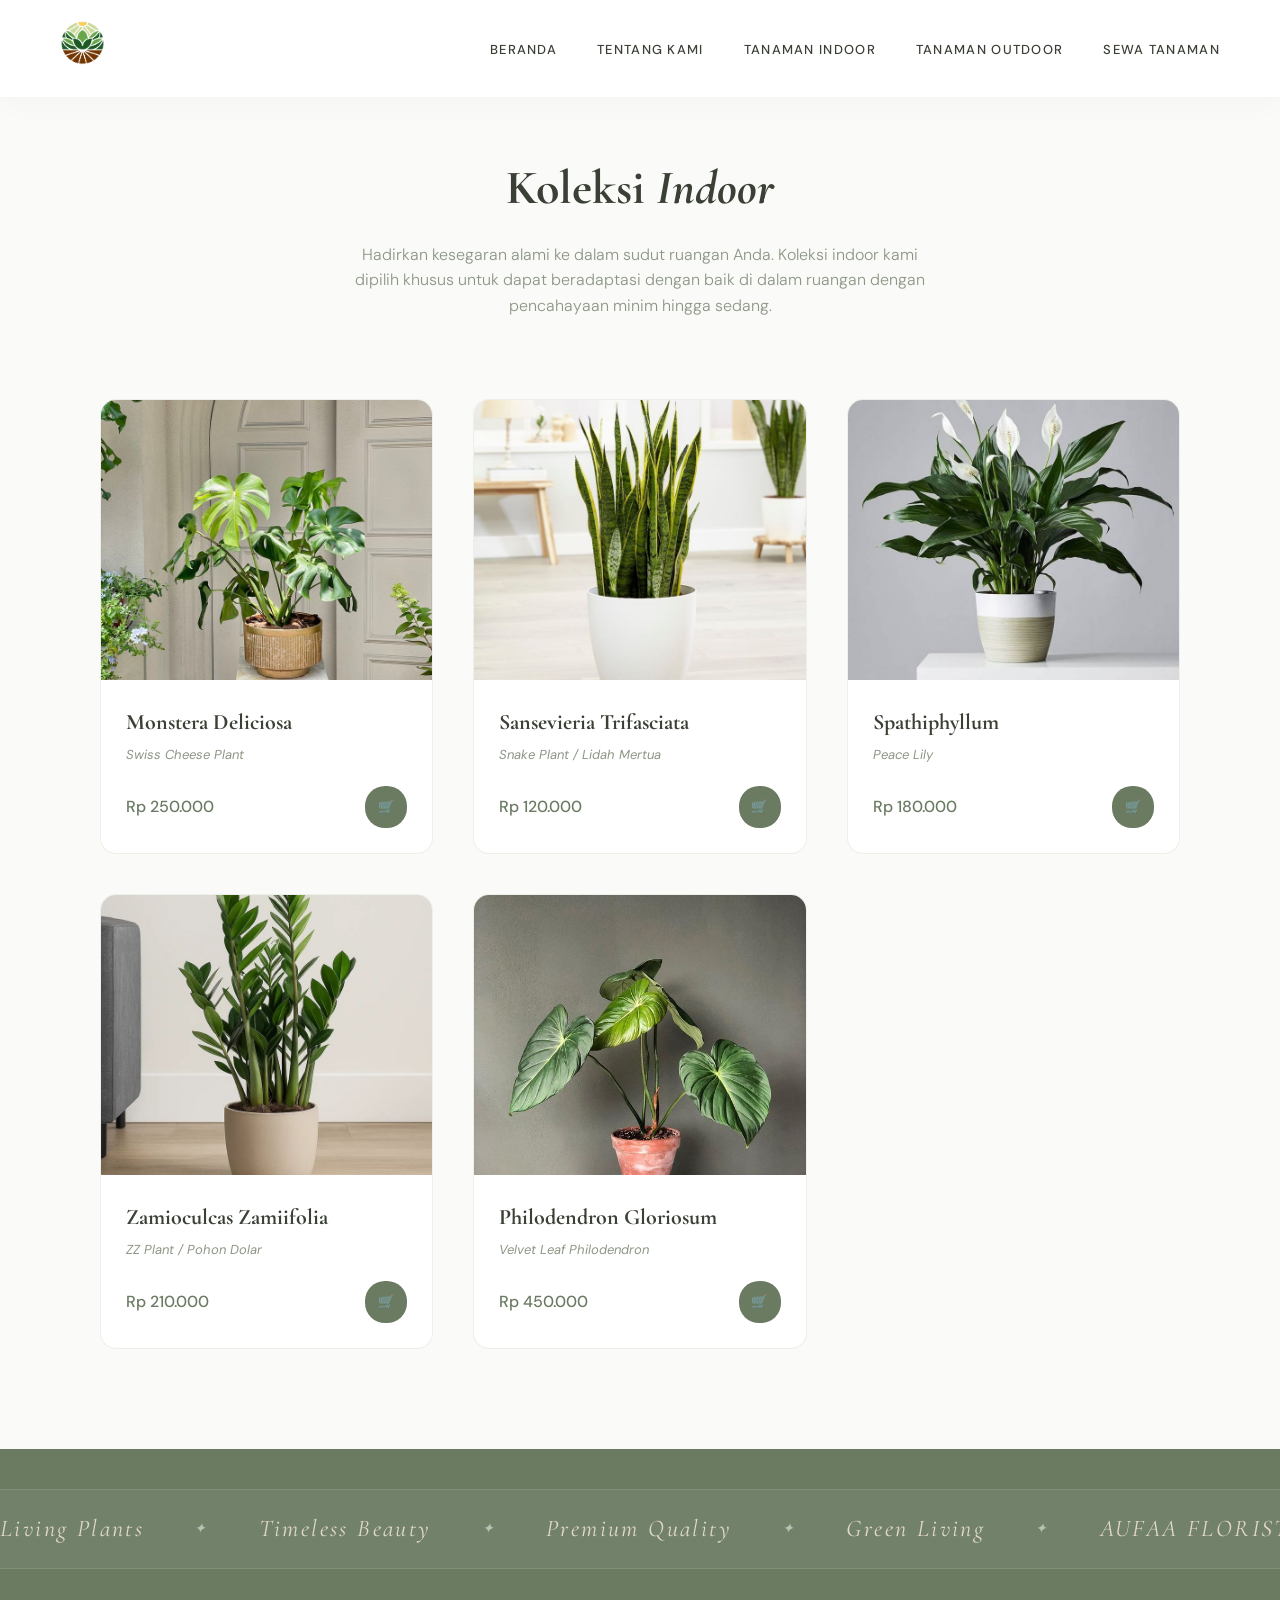
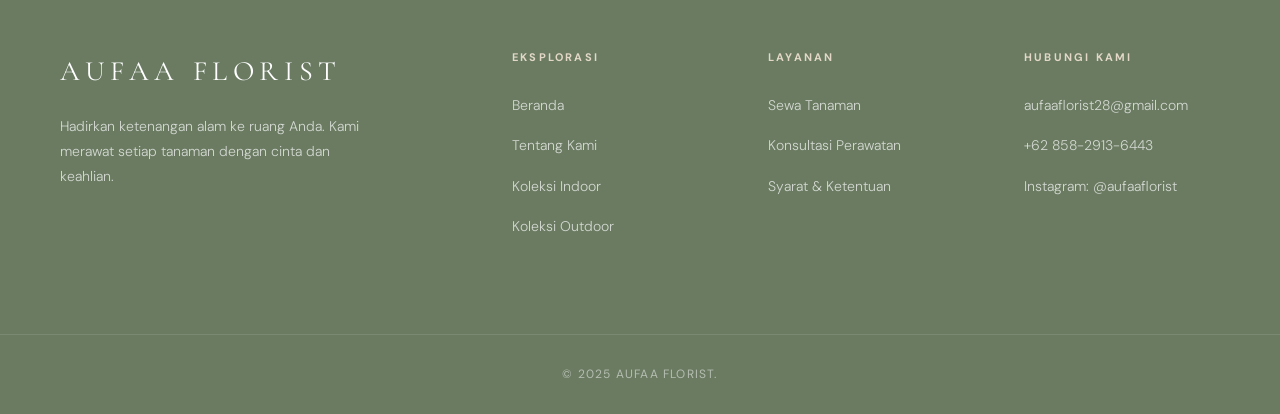
<file: indoor.html>
<!DOCTYPE html>
<html lang="id">
<head>
  <meta charset="UTF-8">
  <meta name="viewport" content="width=device-width, initial-scale=1.0">
  <title>Koleksi Indoor — AUFAA FLORIST</title>
  <link href="https://fonts.googleapis.com/css2?family=Cormorant+Garamond:ital,wght@0,300;0,400;0,500;1,300;1,400&family=DM+Sans:wght@300;400;500&display=swap" rel="stylesheet">
  <link rel="stylesheet" href="style.css">
</head>
<body>

  <nav id="mainNav" class="scrolled">
    <a href="index.html" class="nav-logo">
      <img src="logo.png" alt="Logo Aufaa Florist" style="height: 45px; width: auto; object-fit: contain;">
    </a>
    <ul class="nav-links">
      <li><a href="index.html">Beranda</a></li>
      <li><a href="tentang.html">Tentang Kami</a></li>
      <li><a href="indoor.html">Tanaman Indoor</a></li>
      <li><a href="outdoor.html">Tanaman Outdoor</a></li>
      <li><a href="sewa.html">Sewa Tanaman</a></li>
    </ul>
  </nav>

  <header class="page-header reveal">
    <h1 class="page-title">Koleksi <em>Indoor</em></h1>
    <p class="page-desc">Hadirkan kesegaran alami ke dalam sudut ruangan Anda. Koleksi indoor kami dipilih khusus untuk dapat beradaptasi dengan baik di dalam ruangan dengan pencahayaan minim hingga sedang.</p>
  </header>

  <main class="grid-container">
    <div class="product-grid">
      
      <div class="product-card-clean reveal">
        <div class="product-img-container">
          <img src="monstera.jpg" alt="Monstera Deliciosa">
        </div>
        <div class="product-info-clean">
          <h3 class="product-title-clean">Monstera Deliciosa</h3>
          <p class="product-latin-clean">Swiss Cheese Plant</p>
          <div class="product-price-clean">
            <span>Rp 250.000</span>
            <button class="add-btn wa-buy-btn" data-name="Monstera Deliciosa" data-price="250000">🛒</button>
          </div>
        </div>
      </div>

      <div class="product-card-clean reveal">
        <div class="product-img-container">
          <img src="Sansevieria.jpg" alt="Sansevieria Trifasciata">
        </div>
        <div class="product-info-clean">
          <h3 class="product-title-clean">Sansevieria Trifasciata</h3>
          <p class="product-latin-clean">Snake Plant / Lidah Mertua</p>
          <div class="product-price-clean">
            <span>Rp 120.000</span>
            <button class="add-btn wa-buy-btn" data-name="Sansevieria Trifasciata" data-price="120000">🛒</button>
          </div>
        </div>
      </div>

      <div class="product-card-clean reveal">
        <div class="product-img-container">
          <img src="Spathiphyllum.jpg" alt="Spathiphyllum">
        </div>
        <div class="product-info-clean">
          <h3 class="product-title-clean">Spathiphyllum</h3>
          <p class="product-latin-clean">Peace Lily</p>
          <div class="product-price-clean">
            <span>Rp 180.000</span>
            <button class="add-btn wa-buy-btn" data-name="Spathiphyllum" data-price="180000">🛒</button>
          </div>
        </div>
      </div>

      <div class="product-card-clean reveal">
        <div class="product-img-container">
          <img src="Zamioculcas.jpg" alt="Zamioculcas Zamiifolia">
        </div>
        <div class="product-info-clean">
          <h3 class="product-title-clean">Zamioculcas Zamiifolia</h3>
          <p class="product-latin-clean">ZZ Plant / Pohon Dolar</p>
          <div class="product-price-clean">
            <span>Rp 210.000</span>
            <button class="add-btn wa-buy-btn" data-name="Zamioculcas Zamiifolia" data-price="210000">🛒</button>
          </div>
        </div>
      </div>

      <div class="product-card-clean reveal">
        <div class="product-img-container">
          <img src="Philodendron.jpg" alt="Philodendron Gloriosum">
        </div>
        <div class="product-info-clean">
          <h3 class="product-title-clean">Philodendron Gloriosum</h3>
          <p class="product-latin-clean">Velvet Leaf Philodendron</p>
          <div class="product-price-clean">
            <span>Rp 450.000</span>
            <button class="add-btn wa-buy-btn" data-name="Philodendron Gloriosum" data-price="450000">🛒</button>
          </div>
        </div>
      </div>

    </div>
  </main>

  <footer>
    <svg class="footer-svg-bg" viewBox="0 0 200 200" xmlns="http://www.w3.org/2000/svg">
      <path class="draw-path" d="M100,190 C100,190 20,130 20,70 C20,30 50,10 80,10 C100,10 100,40 100,40 C100,40 100,10 120,10 C150,10 180,30 180,70 C180,130 100,190 100,190 Z" />
    </svg>
    <div class="footer-marquee-container">
      <div class="footer-marquee">
        <span>Living Plants</span><span>Timeless Beauty</span><span>Premium Quality</span><span>Green Living</span><span>AUFAA FLORIST</span>
      </div>
    </div>
    <div class="footer-content">
      <div class="footer-info">
        <span class="footer-brand">AUFAA FLORIST</span>
        <p class="footer-text">Hadirkan ketenangan alam ke ruang Anda. Kami merawat setiap tanaman dengan cinta dan keahlian.</p>
      </div>
      <div class="footer-col">
        <h4>Eksplorasi</h4>
        <ul>
          <li><a href="index.html">Beranda</a></li>
          <li><a href="tentang.html">Tentang Kami</a></li>
          <li><a href="indoor.html">Koleksi Indoor</a></li>
          <li><a href="outdoor.html">Koleksi Outdoor</a></li>
        </ul>
      </div>
      <div class="footer-col">
        <h4>Layanan</h4>
        <ul>
          <li><a href="sewa.html">Sewa Tanaman</a></li>
          <li><a href="#">Konsultasi Perawatan</a></li>
          <li><a href="syarat-ketentuan.html">Syarat & Ketentuan</a></li>
        </ul>
      </div>
      <div class="footer-col">
        <h4>Hubungi Kami</h4>
        <ul>
          <li><a href="#">aufaaflorist28@gmail.com</a></li>
          <li><a href="#">+62 858-2913-6443</a></li>
          <li><a href="https://www.instagram.com/aufaa_florist18" target="_blank">Instagram: @aufaaflorist</a></li>
        </ul>
      </div>
    </div>
    <div class="footer-bottom">&copy; 2025 AUFAA FLORIST.</div>
  </footer>

  <script src="main.js"></script>
</body>
</html>
</file>
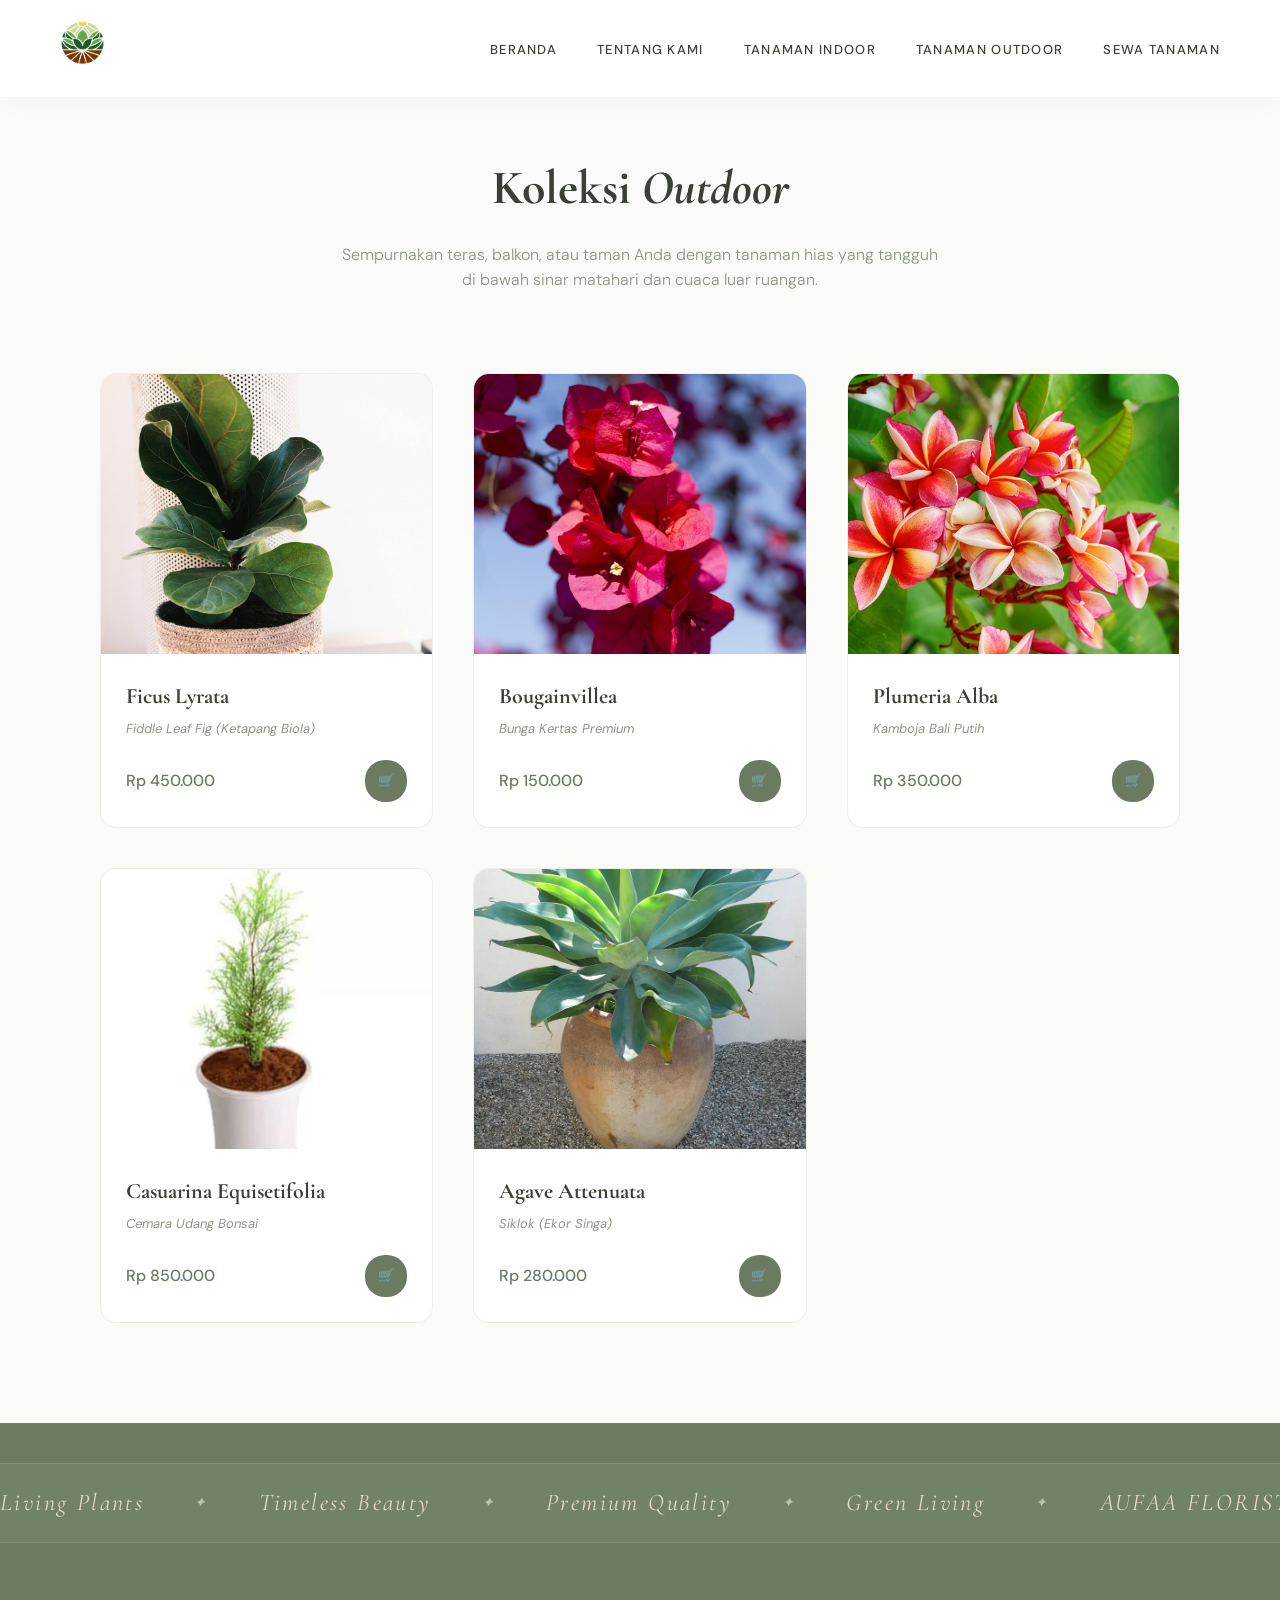
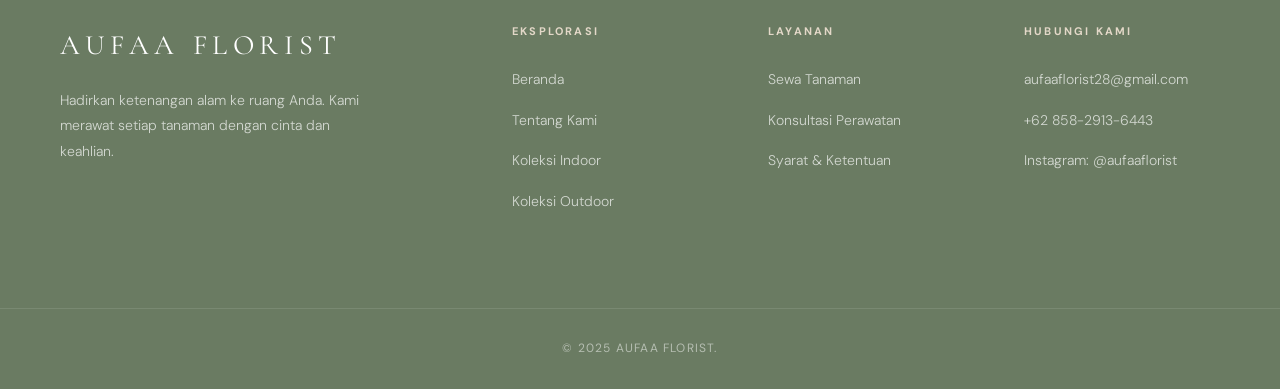
<file: outdoor.html>
<!DOCTYPE html>
<html lang="id">
<head>
  <meta charset="UTF-8">
  <meta name="viewport" content="width=device-width, initial-scale=1.0">
  <title>Koleksi Outdoor — AUFAA FLORIST</title>
  <link href="https://fonts.googleapis.com/css2?family=Cormorant+Garamond:ital,wght@0,300;0,400;0,500;1,300;1,400&family=DM+Sans:wght@300;400;500&display=swap" rel="stylesheet">
  <link rel="stylesheet" href="style.css">
</head>
<body>

  <nav id="mainNav" class="scrolled">
    <a href="index.html" class="nav-logo">
      <img src="logo.png" alt="Logo Aufaa Florist" style="height: 45px; width: auto; object-fit: contain;">
    </a>
    <ul class="nav-links">
     <li><a href="index.html">Beranda</a></li>
      <li><a href="tentang.html">Tentang Kami</a></li>
      <li><a href="indoor.html">Tanaman Indoor</a></li>
      <li><a href="outdoor.html">Tanaman Outdoor</a></li>
      <li><a href="sewa.html">Sewa Tanaman</a></li>
    </ul>
  </nav>

  <header class="page-header reveal">
    <h1 class="page-title">Koleksi <em>Outdoor</em></h1>
    <p class="page-desc">Sempurnakan teras, balkon, atau taman Anda dengan tanaman hias yang tangguh di bawah sinar matahari dan cuaca luar ruangan.</p>
  </header>

  <main class="grid-container">
    <div class="product-grid">
      
      <div class="product-card-clean reveal">
        <div class="product-img-container">
          <img src="Ficus Lyrata.jpg" alt="Ficus Lyrata">
        </div>
        <div class="product-info-clean">
          <h3 class="product-title-clean">Ficus Lyrata</h3>
          <p class="product-latin-clean">Fiddle Leaf Fig (Ketapang Biola)</p>
          <div class="product-price-clean">
            <span>Rp 450.000</span>
            <button class="add-btn wa-buy-btn" data-name="Fiddle Leaf Fig (Ketapang Biola)" data-price="450000">🛒</button>
          </div>
        </div>
      </div>

      <div class="product-card-clean reveal">
        <div class="product-img-container">
          <img src="Bougenvil.png" alt="Bougainvillea">
        </div>
        <div class="product-info-clean">
          <h3 class="product-title-clean">Bougainvillea</h3>
          <p class="product-latin-clean">Bunga Kertas Premium</p>
          <div class="product-price-clean">
            <span>Rp 150.000</span>
            <button class="add-btn wa-buy-btn" data-name="Bunga Kertas Premium" data-price="150000">🛒</button>
          </div>
        </div>
      </div>

      <div class="product-card-clean reveal">
        <div class="product-img-container">
          <img src="plumeria.jpg" alt="Plumeria Alba">
        </div>
        <div class="product-info-clean">
          <h3 class="product-title-clean">Plumeria Alba</h3>
          <p class="product-latin-clean">Kamboja Bali Putih</p>
          <div class="product-price-clean">
            <span>Rp 350.000</span>
            <button class="add-btn wa-buy-btn" data-name="Kamboja Bali Putih" data-price="350000">🛒</button>
          </div>
        </div>
      </div>

      <div class="product-card-clean reveal">
        <div class="product-img-container">
          <img src="casuarina.jpg" alt="Casuarina Equisetifolia">
        </div>
        <div class="product-info-clean">
          <h3 class="product-title-clean">Casuarina Equisetifolia</h3>
          <p class="product-latin-clean">Cemara Udang Bonsai</p>
          <div class="product-price-clean">
            <span>Rp 850.000</span>
            <button class="add-btn wa-buy-btn" data-name="Cemara Udang Bonsai" data-price="850000">🛒</button>
          </div>
        </div>
      </div>

      <div class="product-card-clean reveal">
        <div class="product-img-container">
          <img src="agave.jpg" alt="Agave Attenuata">
        </div>
        <div class="product-info-clean">
          <h3 class="product-title-clean">Agave Attenuata</h3>
          <p class="product-latin-clean">Siklok (Ekor Singa)</p>
          <div class="product-price-clean">
            <span>Rp 280.000</span>
            <button class="add-btn wa-buy-btn" data-name="Siklok (Ekor Singa)" data-price="280000">🛒</button>
          </div>
        </div>
      </div>

    </div>
  </main>

  <footer>
    <svg class="footer-svg-bg" viewBox="0 0 200 200" xmlns="http://www.w3.org/2000/svg">
      <path class="draw-path" d="M100,190 C100,190 20,130 20,70 C20,30 50,10 80,10 C100,10 100,40 100,40 C100,40 100,10 120,10 C150,10 180,30 180,70 C180,130 100,190 100,190 Z" />
    </svg>
    <div class="footer-marquee-container">
      <div class="footer-marquee">
        <span>Living Plants</span><span>Timeless Beauty</span><span>Premium Quality</span><span>Green Living</span><span>AUFAA FLORIST</span>
      </div>
    </div>
    <div class="footer-content">
      <div class="footer-info">
        <span class="footer-brand">AUFAA FLORIST</span>
        <p class="footer-text">Hadirkan ketenangan alam ke ruang Anda. Kami merawat setiap tanaman dengan cinta dan keahlian.</p>
      </div>
      <div class="footer-col">
        <h4>Eksplorasi</h4>
        <ul>
          <li><a href="index.html">Beranda</a></li>
          <li><a href="tentang.html">Tentang Kami</a></li>
          <li><a href="indoor.html">Koleksi Indoor</a></li>
          <li><a href="outdoor.html">Koleksi Outdoor</a></li>
        </ul>
      </div>
      <div class="footer-col">
        <h4>Layanan</h4>
        <ul>
          <li><a href="sewa.html">Sewa Tanaman</a></li>
          <li><a href="#">Konsultasi Perawatan</a></li>
          <li><a href="syarat-ketentuan.html">Syarat & Ketentuan</a></li>
        </ul>
      </div>
      <div class="footer-col">
        <h4>Hubungi Kami</h4>
        <ul>
          <li><a href="#">aufaaflorist28@gmail.com</a></li>
          <li><a href="#">+62 858-2913-6443</a></li>
          <li><a href="https://www.instagram.com/aufaa_florist18" target="_blank">Instagram: @aufaaflorist</a></li>
        </ul>
      </div>
    </div>
    <div class="footer-bottom">&copy; 2025 AUFAA FLORIST.</div>
  </footer>

  <script src="main.js"></script>
</body>
</html>
</file>
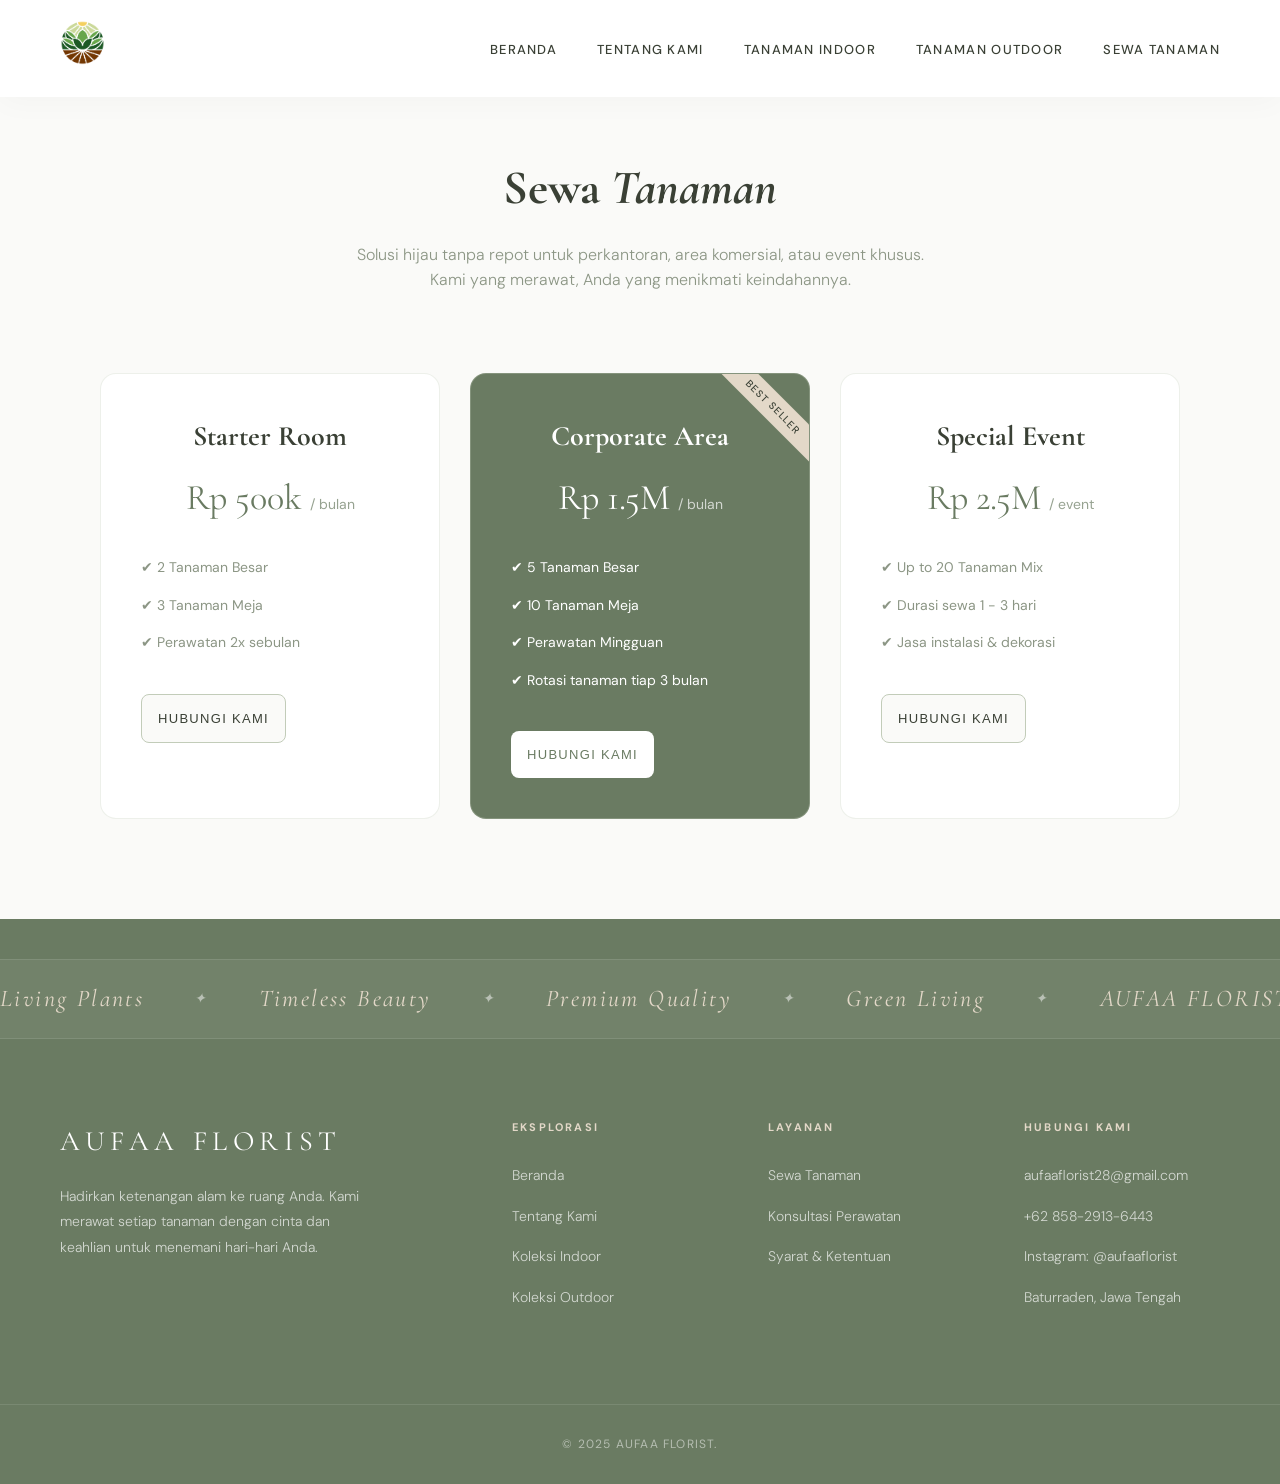
<file: sewa.html>
<!DOCTYPE html>
<html lang="id">
<head>
  <meta charset="UTF-8">
  <meta name="viewport" content="width=device-width, initial-scale=1.0">
  <title>Penyewaan Tanaman — AUFAA FLORIST</title>
  <link href="https://fonts.googleapis.com/css2?family=Cormorant+Garamond:ital,wght@0,300;0,400;0,500;1,300;1,400&family=DM+Sans:wght@300;400;500&display=swap" rel="stylesheet">
  <link rel="stylesheet" href="style.css">
</head>
<body>

  <!-- Navigation -->
  <nav id="mainNav" class="scrolled">
    <a href="index.html" class="nav-logo">
  <img src="logo.png" alt="Logo Aufaa Florist" style="height: 45px; width: auto; object-fit: contain;">
</a>
    <ul class="nav-links">
      <li><a href="index.html">Beranda</a></li>
      <li><a href="tentang.html">Tentang Kami</a></li>
      <li><a href="indoor.html">Tanaman Indoor</a></li>
      <li><a href="outdoor.html">Tanaman Outdoor</a></li>
      <li><a href="sewa.html">Sewa Tanaman</a></li>
    </ul>
  </nav>

  <!-- Page Header -->
  <header class="page-header reveal">
    <h1 class="page-title">Sewa <em>Tanaman</em></h1>
    <p class="page-desc">Solusi hijau tanpa repot untuk perkantoran, area komersial, atau event khusus. Kami yang merawat, Anda yang menikmati keindahannya.</p>
  </header>

  <!-- Pricing Grid -->
  <main class="grid-container">
    <div class="pricing-grid">
      
      <!-- Paket 1 -->
      <div class="pricing-card reveal">
  <h3 class="pricing-title">Starter Room</h3>
  <div class="pricing-price">Rp 500k <span>/ bulan</span></div>
  <ul class="pricing-features">
    <li>✔ 2 Tanaman Besar</li>
    <li>✔ 3 Tanaman Meja</li>
    <li>✔ Perawatan 2x sebulan</li>
  </ul>
  <button class="pricing-btn wa-buy-btn" data-name="Paket Sewa Starter Room" data-price="Rp 500.000/bulan">Hubungi Kami</button>
</div>

<div class="pricing-card popular reveal">
  <div class="pricing-badge">BEST SELLER</div>
  <h3 class="pricing-title">Corporate Area</h3>
  <div class="pricing-price">Rp 1.5M <span>/ bulan</span></div>
  <ul class="pricing-features">
    <li>✔ 5 Tanaman Besar</li>
    <li>✔ 10 Tanaman Meja</li>
    <li>✔ Perawatan Mingguan</li>
    <li>✔ Rotasi tanaman tiap 3 bulan</li>
  </ul>
  <button class="pricing-btn wa-buy-btn" data-name="Paket Sewa Corporate Area" data-price="Rp 1.500.000/bulan">Hubungi Kami</button>
</div>

<div class="pricing-card reveal">
  <h3 class="pricing-title">Special Event</h3>
  <div class="pricing-price">Rp 2.5M <span>/ event</span></div>
  <ul class="pricing-features">
    <li>✔ Up to 20 Tanaman Mix</li>
    <li>✔ Durasi sewa 1 - 3 hari</li>
    <li>✔ Jasa instalasi & dekorasi</li>
  </ul>
  <button class="pricing-btn wa-buy-btn" data-name="Paket Sewa Special Event" data-price="Rp 2.500.000/event">Hubungi Kami</button>
</div>
    </div>
  </main>

  <!-- FOOTER MOTION GRAPHIC -->
  <footer>
    <!-- Animated SVG Background (Motion Graphic Element) -->
    <svg class="footer-svg-bg" viewBox="0 0 200 200" xmlns="http://www.w3.org/2000/svg">
      <path class="draw-path" d="M100,190 C100,190 20,130 20,70 C20,30 50,10 80,10 C100,10 100,40 100,40 C100,40 100,10 120,10 C150,10 180,30 180,70 C180,130 100,190 100,190 Z" />
    </svg>

    <!-- Marquee Ticker -->
    <div class="footer-marquee-container">
      <div class="footer-marquee">
        <!-- Teks diduplikasi agar loop animasi tidak terputus -->
        <span>Living Plants</span>
        <span>Timeless Beauty</span>
        <span>Premium Quality</span>
        <span>Green Living</span>
        <span>AUFAA FLORIST</span>
        <span>Living Plants</span>
        <span>Timeless Beauty</span>
        <span>Premium Quality</span>
        <span>Green Living</span>
        <span>AUFAA FLORIST</span>
      </div>
    </div>

    <!-- Footer Content -->
    <div class="footer-content">
      <div class="footer-info">
        <span class="footer-brand">AUFAA FLORIST</span>
        <p class="footer-text">Hadirkan ketenangan alam ke ruang Anda. Kami merawat setiap tanaman dengan cinta dan keahlian untuk menemani hari-hari Anda.</p>
      </div>
      
      <div class="footer-col">
        <h4>Eksplorasi</h4>
        <ul>
          <li><a href="index.html">Beranda</a></li>
          <li><a href="tentang.html">Tentang Kami</a></li>
          <li><a href="indoor.html">Koleksi Indoor</a></li>
          <li><a href="outdoor.html">Koleksi Outdoor</a></li>
        </ul>
      </div>

      <div class="footer-col">
        <h4>Layanan</h4>
        <ul>
           <li><a href="sewa.html">Sewa Tanaman</a></li>
          <li><a href="#">Konsultasi Perawatan</a></li>
          <li><a href="syarat-ketentuan.html">Syarat & Ketentuan</a></li>
        </ul>
      </div>

      <div class="footer-col">
        <h4>Hubungi Kami</h4>
        <ul>
          <li><a href="#">aufaaflorist28@gmail.com</a></li>
          <li><a href="#">+62 858-2913-6443</a></li>
          <li><a href="https://www.instagram.com/aufaa_florist18" target="_blank">Instagram: @aufaaflorist</a></li>
          <li><a href="#">Baturraden, Jawa Tengah</a></li>
        </ul>
      </div>
    </div>

    <div class="footer-bottom">
      &copy; 2025 AUFAA FLORIST.
    </div>
  </footer>

  <script src="main.js"></script>
</body>
</html>
</file>
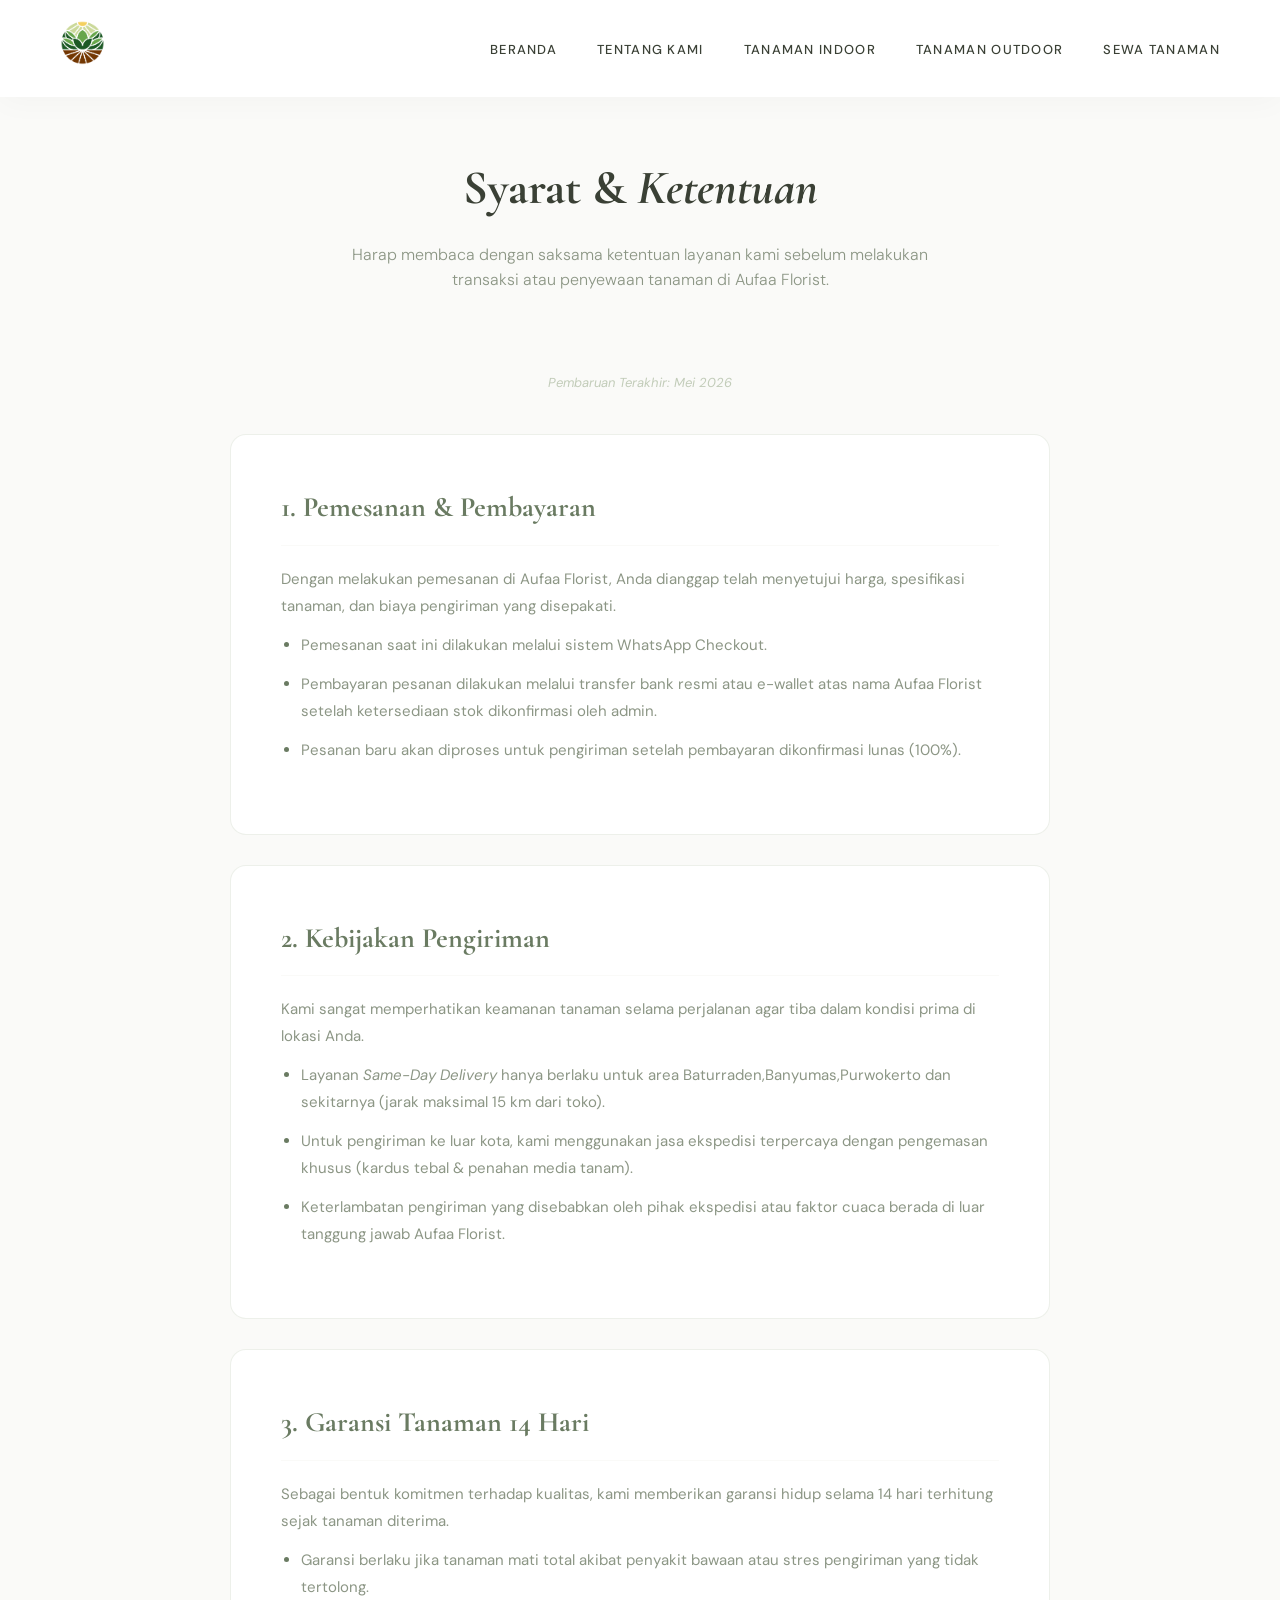
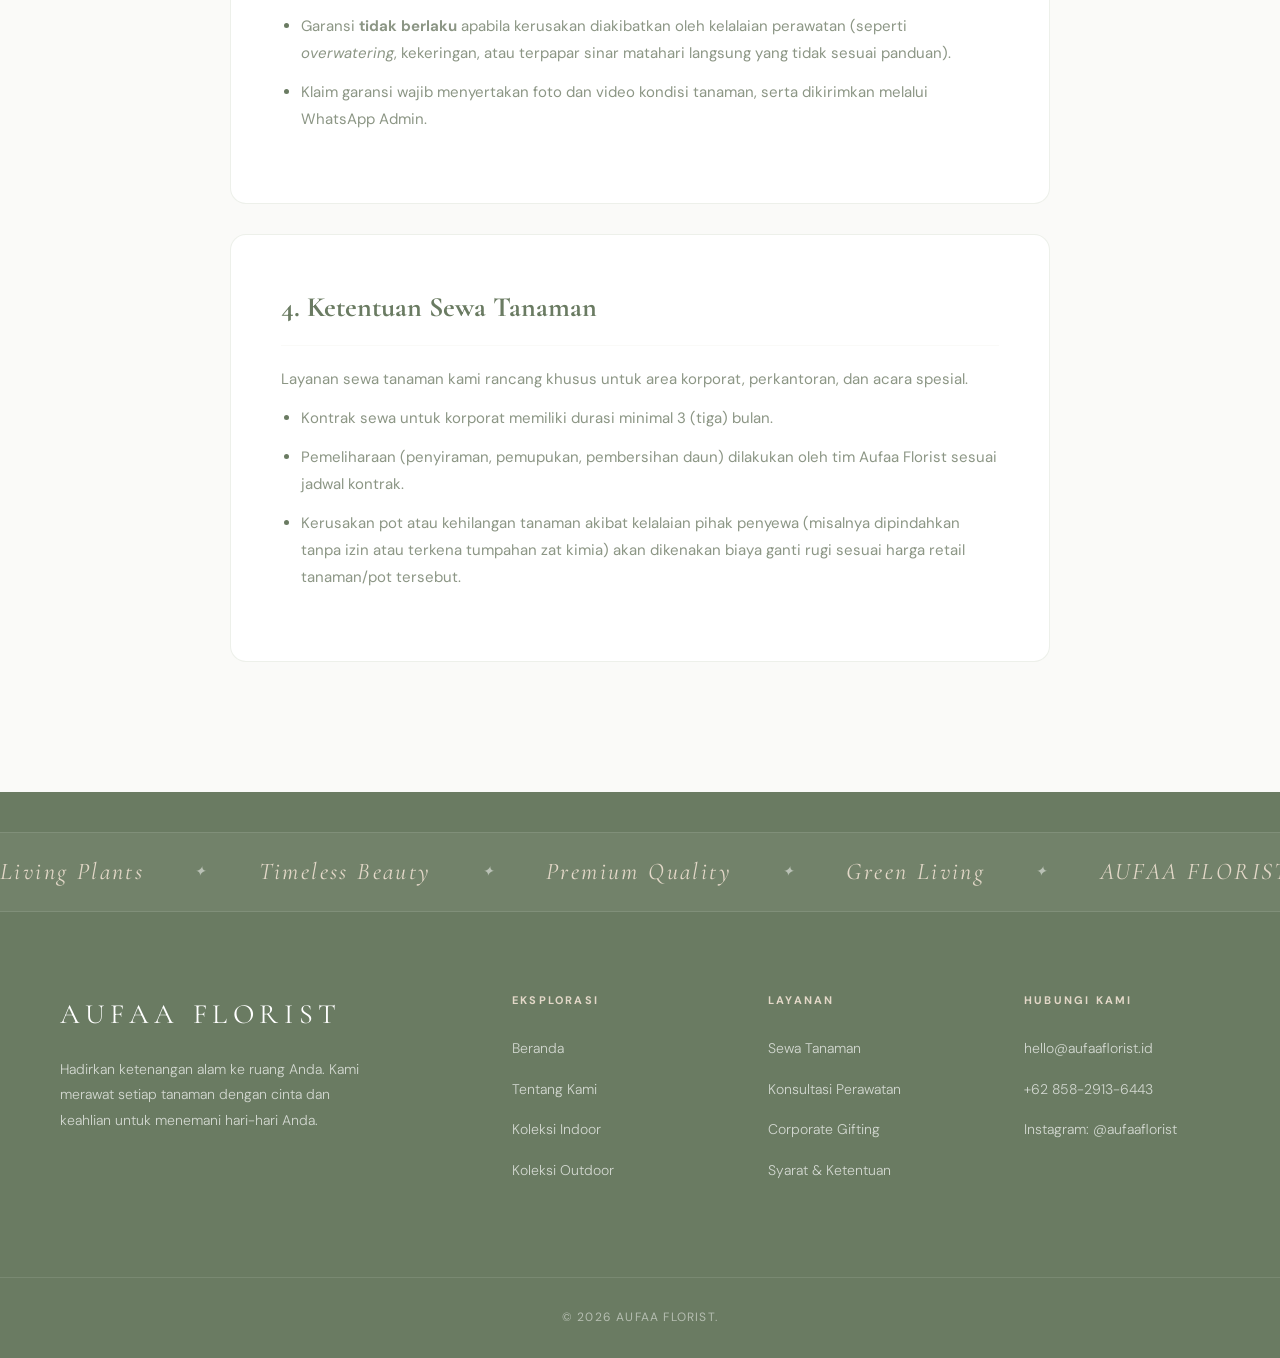
<file: syarat-ketentuan.html>
<!DOCTYPE html>
<html lang="id">
<head>
  <meta charset="UTF-8">
  <meta name="viewport" content="width=device-width, initial-scale=1.0">
  <title>Syarat dan Ketentuan — AUFAA FLORIST</title>
  
  <link href="https://fonts.googleapis.com/css2?family=Cormorant+Garamond:ital,wght@0,300;0,400;0,500;1,300;1,400&family=DM+Sans:wght@300;400;500&display=swap" rel="stylesheet">
  
  <link rel="stylesheet" href="style.css">

  <style>
    .tnc-container {
      max-width: 900px;
      margin: 0 auto;
      padding: 0 40px 100px;
    }
    .tnc-section {
      background: var(--white);
      padding: 50px;
      border-radius: 16px;
      border: 1px solid rgba(194, 204, 185, 0.3);
      margin-bottom: 30px;
      transition: transform 0.4s ease, box-shadow 0.4s ease;
    }
    .tnc-section:hover {
      transform: translateY(-5px);
      box-shadow: 0 15px 30px rgba(106, 123, 98, 0.05);
      border-color: var(--sage-soft);
    }
    .tnc-section h2 {
      font-family: 'Cormorant Garamond', serif;
      font-size: 28px;
      color: var(--sage-dark);
      margin-bottom: 20px;
      padding-bottom: 15px;
      border-bottom: 1px solid var(--bg-soft);
    }
    .tnc-section p, .tnc-section li {
      font-size: 15px;
      color: var(--text-muted);
      line-height: 1.8;
      margin-bottom: 12px;
    }
    .tnc-section ul {
      padding-left: 20px;
      margin-bottom: 20px;
    }
    .tnc-section li::marker {
      color: var(--sage-dark);
    }
    .last-updated {
      text-align: center;
      font-size: 13px;
      color: var(--sage-soft);
      margin-bottom: 40px;
      font-style: italic;
    }
  </style>
</head>
<body>

  <nav id="mainNav" class="scrolled">
   <a href="index.html" class="nav-logo">
  <img src="logo.png" alt="Logo Aufaa Florist" style="height: 45px; width: auto; object-fit: contain;">
</a>
    <ul class="nav-links">
      <li><a href="index.html">Beranda</a></li>
      <li><a href="tentang.html">Tentang Kami</a></li>
      <li><a href="indoor.html">Tanaman Indoor</a></li>
      <li><a href="outdoor.html">Tanaman Outdoor</a></li>
      <li><a href="sewa.html">Sewa Tanaman</a></li>
    </ul>
  </nav>

  <header class="page-header reveal">
    <h1 class="page-title">Syarat & <em>Ketentuan</em></h1>
    <p class="page-desc">Harap membaca dengan saksama ketentuan layanan kami sebelum melakukan transaksi atau penyewaan tanaman di Aufaa Florist.</p>
  </header>

  <main class="tnc-container">
    <div class="last-updated reveal">Pembaruan Terakhir: Mei 2026</div>

    <div class="tnc-section reveal">
      <h2>1. Pemesanan & Pembayaran</h2>
      <p>Dengan melakukan pemesanan di Aufaa Florist, Anda dianggap telah menyetujui harga, spesifikasi tanaman, dan biaya pengiriman yang disepakati.</p>
      <ul>
        <li>Pemesanan saat ini dilakukan melalui sistem WhatsApp Checkout.</li>
        <li>Pembayaran pesanan dilakukan melalui transfer bank resmi atau e-wallet atas nama Aufaa Florist setelah ketersediaan stok dikonfirmasi oleh admin.</li>
        <li>Pesanan baru akan diproses untuk pengiriman setelah pembayaran dikonfirmasi lunas (100%).</li>
      </ul>
    </div>

    <div class="tnc-section reveal">
      <h2>2. Kebijakan Pengiriman</h2>
      <p>Kami sangat memperhatikan keamanan tanaman selama perjalanan agar tiba dalam kondisi prima di lokasi Anda.</p>
      <ul>
        <li>Layanan <em>Same-Day Delivery</em> hanya berlaku untuk area Baturraden,Banyumas,Purwokerto dan sekitarnya (jarak maksimal 15 km dari toko).</li>
        <li>Untuk pengiriman ke luar kota, kami menggunakan jasa ekspedisi terpercaya dengan pengemasan khusus (kardus tebal & penahan media tanam).</li>
        <li>Keterlambatan pengiriman yang disebabkan oleh pihak ekspedisi atau faktor cuaca berada di luar tanggung jawab Aufaa Florist.</li>
      </ul>
    </div>

    <div class="tnc-section reveal">
      <h2>3. Garansi Tanaman 14 Hari</h2>
      <p>Sebagai bentuk komitmen terhadap kualitas, kami memberikan garansi hidup selama 14 hari terhitung sejak tanaman diterima.</p>
      <ul>
        <li>Garansi berlaku jika tanaman mati total akibat penyakit bawaan atau stres pengiriman yang tidak tertolong.</li>
        <li>Garansi <strong>tidak berlaku</strong> apabila kerusakan diakibatkan oleh kelalaian perawatan (seperti <em>overwatering</em>, kekeringan, atau terpapar sinar matahari langsung yang tidak sesuai panduan).</li>
        <li>Klaim garansi wajib menyertakan foto dan video kondisi tanaman, serta dikirimkan melalui WhatsApp Admin.</li>
      </ul>
    </div>

    <div class="tnc-section reveal">
      <h2>4. Ketentuan Sewa Tanaman</h2>
      <p>Layanan sewa tanaman kami rancang khusus untuk area korporat, perkantoran, dan acara spesial.</p>
      <ul>
        <li>Kontrak sewa untuk korporat memiliki durasi minimal 3 (tiga) bulan.</li>
        <li>Pemeliharaan (penyiraman, pemupukan, pembersihan daun) dilakukan oleh tim Aufaa Florist sesuai jadwal kontrak.</li>
        <li>Kerusakan pot atau kehilangan tanaman akibat kelalaian pihak penyewa (misalnya dipindahkan tanpa izin atau terkena tumpahan zat kimia) akan dikenakan biaya ganti rugi sesuai harga retail tanaman/pot tersebut.</li>
      </ul>
    </div>
  </main>

  <footer>
    <svg class="footer-svg-bg" viewBox="0 0 200 200" xmlns="http://www.w3.org/2000/svg">
      <path class="draw-path" d="M100,190 C100,190 20,130 20,70 C20,30 50,10 80,10 C100,10 100,40 100,40 C100,40 100,10 120,10 C150,10 180,30 180,70 C180,130 100,190 100,190 Z" />
    </svg>
    <div class="footer-marquee-container">
      <div class="footer-marquee">
        <span>Living Plants</span><span>Timeless Beauty</span><span>Premium Quality</span><span>Green Living</span><span>AUFAA FLORIST</span>
        <span>Living Plants</span><span>Timeless Beauty</span><span>Premium Quality</span><span>Green Living</span><span>AUFAA FLORIST</span>
      </div>
    </div>
    <div class="footer-content">
      <div class="footer-info">
        <span class="footer-brand">AUFAA FLORIST</span>
        <p class="footer-text">Hadirkan ketenangan alam ke ruang Anda. Kami merawat setiap tanaman dengan cinta dan keahlian untuk menemani hari-hari Anda.</p>
      </div>
      <div class="footer-col">
        <h4>Eksplorasi</h4>
        <ul><li><a href="index.html">Beranda</a></li><li><a href="tentang.html">Tentang Kami</a></li><li><a href="indoor.html">Koleksi Indoor</a></li><li><a href="outdoor.html">Koleksi Outdoor</a></li></ul>
      </div>
      <div class="footer-col">
        <h4>Layanan</h4>
        <ul><li><a href="sewa.html">Sewa Tanaman</a></li><li><a href="#">Konsultasi Perawatan</a></li><li><a href="#">Corporate Gifting</a></li><li><a href="syarat-ketentuan.html">Syarat & Ketentuan</a></li></ul>
      </div>
      <div class="footer-col">
        <h4>Hubungi Kami</h4>
        <ul><li><a href="#">hello@aufaaflorist.id</a></li><li><a href="#">+62 858-2913-6443</a></li><li><a href="https://www.instagram.com/aufaa_florist18">Instagram: @aufaaflorist</a></li></ul>
      </div>
    </div>
    <div class="footer-bottom">&copy; 2026 AUFAA FLORIST.</div>
  </footer>

  <script src="main.js"></script>
</body>
</html>
</file>
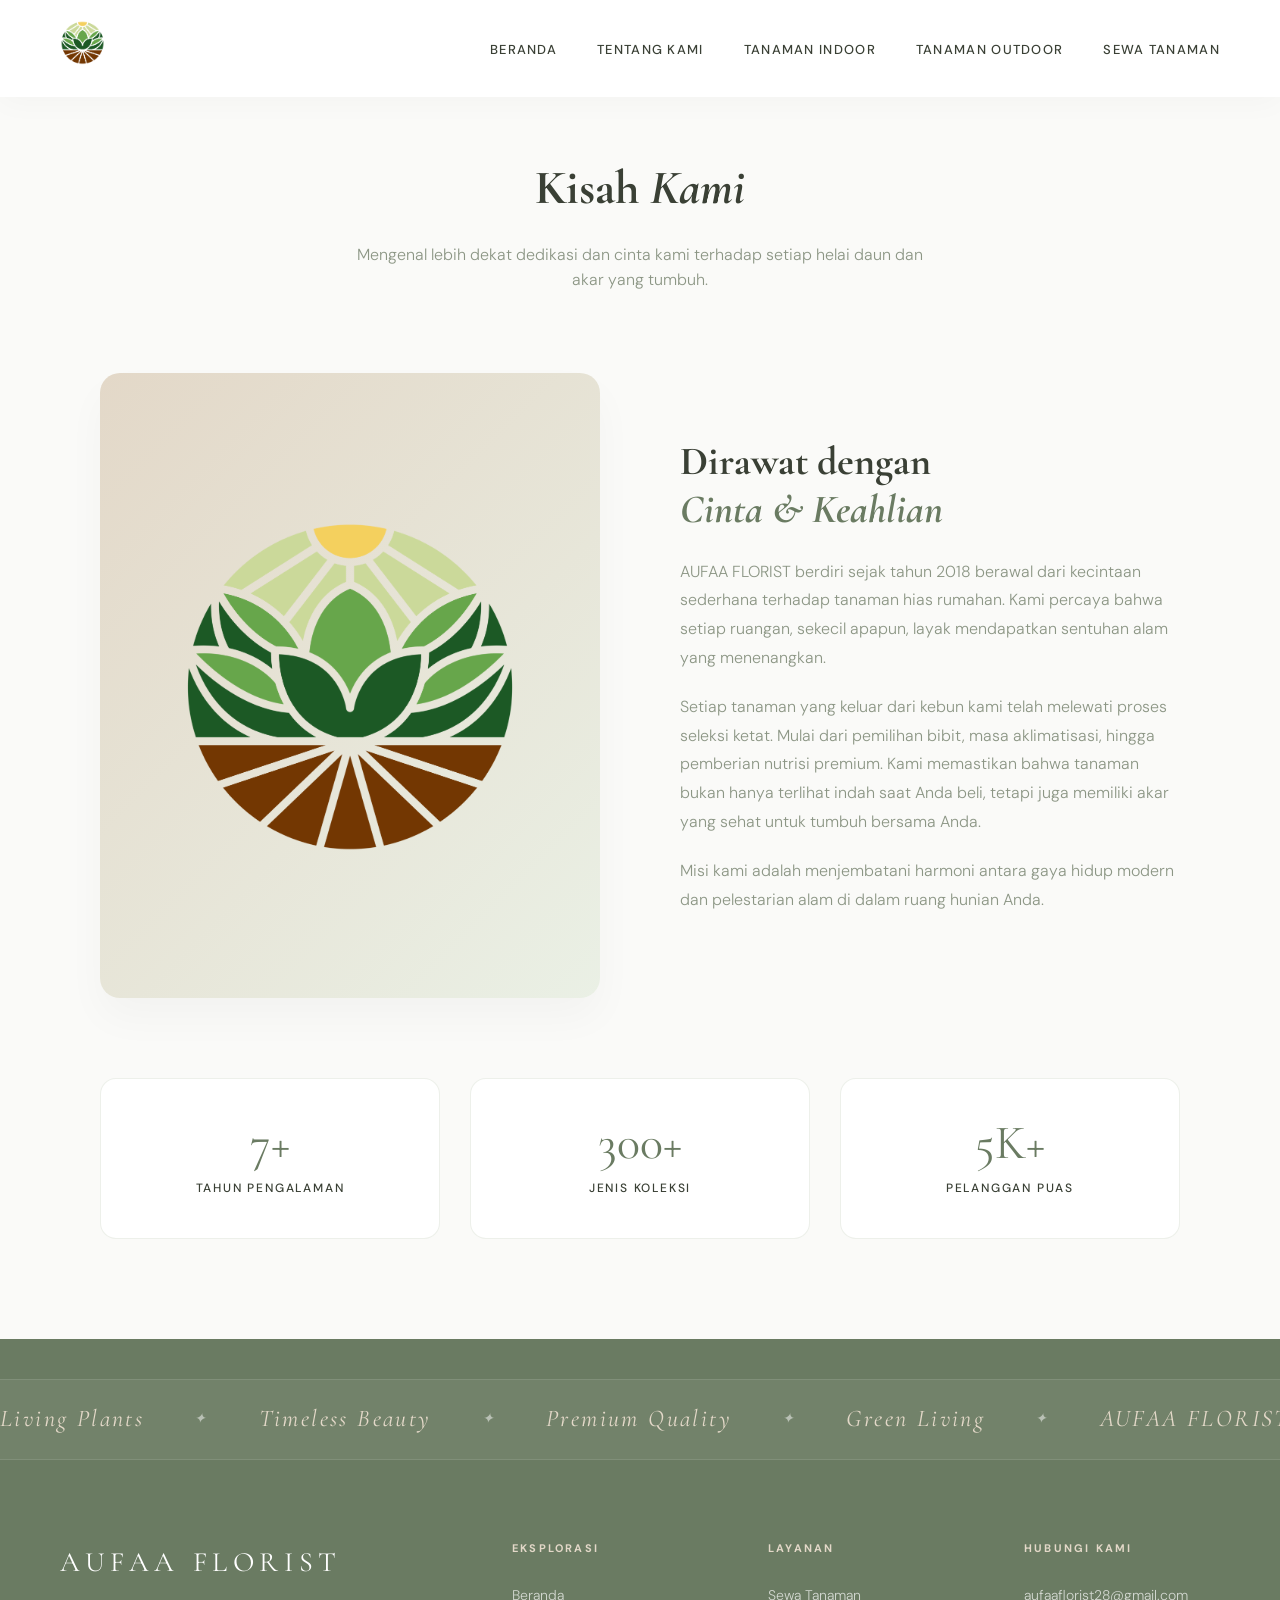
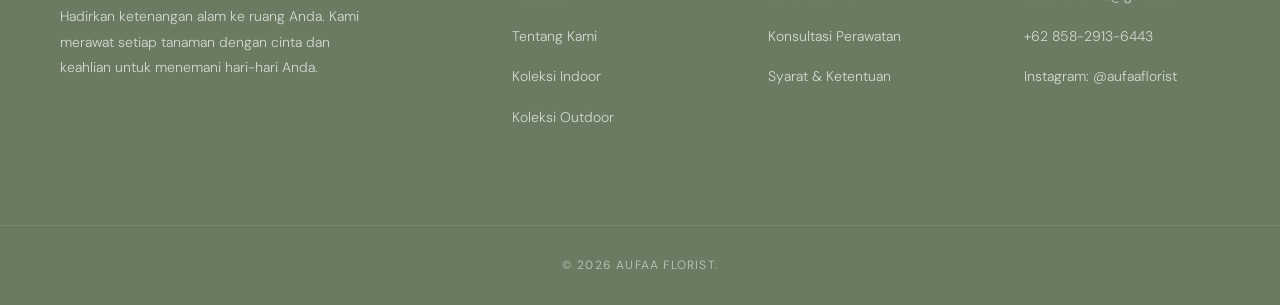
<file: tentang.html>
<!DOCTYPE html>
<html lang="id">
<head>
  <meta charset="UTF-8">
  <meta name="viewport" content="width=device-width, initial-scale=1.0">
  <title>Tentang Kami — AUFAA FLORIST</title>
  <link href="https://fonts.googleapis.com/css2?family=Cormorant+Garamond:ital,wght@0,300;0,400;0,500;1,300;1,400&family=DM+Sans:wght@300;400;500&display=swap" rel="stylesheet">
  <link rel="stylesheet" href="style.css">
</head>
<body>

  <nav id="mainNav" class="scrolled">
    <a href="index.html" class="nav-logo">
      <img src="logo.png" alt="Logo Aufaa Florist" style="height: 45px; width: auto; object-fit: contain;">
    </a>
    <ul class="nav-links">
     <li><a href="index.html">Beranda</a></li>
      <li><a href="tentang.html">Tentang Kami</a></li>
      <li><a href="indoor.html">Tanaman Indoor</a></li>
      <li><a href="outdoor.html">Tanaman Outdoor</a></li>
      <li><a href="sewa.html">Sewa Tanaman</a></li>
    </ul>
  </nav>

  <header class="page-header reveal">
    <h1 class="page-title">Kisah <em>Kami</em></h1>
    <p class="page-desc">Mengenal lebih dekat dedikasi dan cinta kami terhadap setiap helai daun dan akar yang tumbuh.</p>
  </header>

  <main class="grid-container">
    
    <div class="about-grid-clean">
      
      <div class="about-visual reveal">
        <img src="logo.png" alt="Tentang Aufaa" style="width: 70%; height: auto; object-fit: contain;">
      </div>
      
      <div class="about-text reveal">
        <h2>Dirawat dengan<br><em>Cinta & Keahlian</em></h2>
        <p>AUFAA FLORIST berdiri sejak tahun 2018 berawal dari kecintaan sederhana terhadap tanaman hias rumahan. Kami percaya bahwa setiap ruangan, sekecil apapun, layak mendapatkan sentuhan alam yang menenangkan.</p>
        <p>Setiap tanaman yang keluar dari kebun kami telah melewati proses seleksi ketat. Mulai dari pemilihan bibit, masa aklimatisasi, hingga pemberian nutrisi premium. Kami memastikan bahwa tanaman bukan hanya terlihat indah saat Anda beli, tetapi juga memiliki akar yang sehat untuk tumbuh bersama Anda.</p>
        <p>Misi kami adalah menjembatani harmoni antara gaya hidup modern dan pelestarian alam di dalam ruang hunian Anda.</p>
      </div>
    </div>

    <div class="stats-grid-clean">
      <div class="stat-box reveal">
        <div class="stat-number">7+</div>
        <div class="stat-label">Tahun Pengalaman</div>
      </div>
      <div class="stat-box reveal" style="transition-delay: 0.1s;">
        <div class="stat-number">300+</div>
        <div class="stat-label">Jenis Koleksi</div>
      </div>
      <div class="stat-box reveal" style="transition-delay: 0.2s;">
        <div class="stat-number">5K+</div>
        <div class="stat-label">Pelanggan Puas</div>
      </div>
    </div>

  </main>

  <footer>
    <svg class="footer-svg-bg" viewBox="0 0 200 200" xmlns="http://www.w3.org/2000/svg">
      <path class="draw-path" d="M100,190 C100,190 20,130 20,70 C20,30 50,10 80,10 C100,10 100,40 100,40 C100,40 100,10 120,10 C150,10 180,30 180,70 C180,130 100,190 100,190 Z" />
    </svg>
    <div class="footer-marquee-container">
      <div class="footer-marquee">
        <span>Living Plants</span><span>Timeless Beauty</span><span>Premium Quality</span><span>Green Living</span><span>AUFAA FLORIST</span>
      </div>
    </div>
    <div class="footer-content">
      <div class="footer-info">
        <span class="footer-brand">AUFAA FLORIST</span>
        <p class="footer-text">Hadirkan ketenangan alam ke ruang Anda. Kami merawat setiap tanaman dengan cinta dan keahlian untuk menemani hari-hari Anda.</p>
      </div>
      <div class="footer-col">
        <h4>Eksplorasi</h4>
        <ul><li><a href="index.html">Beranda</a></li><li><a href="tentang.html">Tentang Kami</a></li><li><a href="indoor.html">Koleksi Indoor</a></li><li><a href="outdoor.html">Koleksi Outdoor</a></li></ul>
      </div>
      <div class="footer-col">
        <h4>Layanan</h4>
        <ul><li><a href="sewa.html">Sewa Tanaman</a></li><li><a href="#">Konsultasi Perawatan</a></li><li><a href="syarat-ketentuan.html">Syarat & Ketentuan</a></li></ul>
      </div>
      <div class="footer-col">
        <h4>Hubungi Kami</h4>
        <ul><li><a href="#">aufaaflorist28@gmail.com</a></li><li><a href="#">+62 858-2913-6443</a></li><li><a href="https://www.instagram.com/aufaa_florist18">Instagram: @aufaaflorist</a></li></ul>
      </div>
    </div>
    <div class="footer-bottom">&copy; 2026 AUFAA FLORIST.</div>
  </footer>

  <script src="main.js"></script>
</body>
</html>
</file>
<file: style.css>
*, *::before, *::after { box-sizing: border-box; margin: 0; padding: 0; }

:root {
  --bg-soft: #FAFAF8;     /* Off-white sangat bersih */
  --white: #FFFFFF;
  --sage-soft: #C2CCB9;   /* Hijau pastel lembut */
  --sage-dark: #6A7B62;   /* Hijau gelap untuk teks/kontras */
  --text-main: #3A4035;   /* Abu-abu kehijauan lembut (bukan hitam pekat) */
  --text-muted: #8C9685;
  --accent: #E3D8C8;      /* Beige lembut */
}

html { scroll-behavior: smooth; }

body {
  font-family: 'DM Sans', sans-serif;
  background: var(--bg-soft);
  color: var(--text-main);
  overflow-x: hidden;
  line-height: 1.6;
}

/* =========================================
   NAVBAR - CLEAN LOOK
   ========================================= */
nav {
  position: fixed; top: 0; left: 0; right: 0; z-index: 100;
  padding: 30px 60px;
  display: flex; align-items: center; justify-content: space-between;
  transition: all 0.4s ease;
  background: transparent;
}
nav.scrolled {
  background: rgba(255, 255, 255, 0.95);
  backdrop-filter: blur(10px);
  padding: 20px 60px;
  box-shadow: 0 4px 30px rgba(0, 0, 0, 0.03);
}

.nav-logo {
  font-family: 'Cormorant Garamond', serif;
  font-size: 24px; font-weight: 500;
  letter-spacing: 0.2em;
  color: var(--sage-dark);
  text-decoration: none;
}

.nav-links { display: flex; gap: 40px; list-style: none; }
.nav-links a {
  font-size: 13px; letter-spacing: 0.1em;
  text-transform: uppercase; font-weight: 500;
  color: var(--text-main);
  text-decoration: none; position: relative;
  transition: color 0.3s;
}
.nav-links a:hover { color: var(--sage-dark); }
.nav-links a::after {
  content: ''; position: absolute; bottom: -6px; left: 0;
  width: 0; height: 1px; background: var(--sage-dark);
  transition: width 0.3s ease;
}
.nav-links a:hover::after { width: 100%; }

/* =========================================
   HERO SECTION - UPGRADED CLEAN & SOFT
   ========================================= */
.hero {
  min-height: 100vh;
  display: flex;
  align-items: center;
  justify-content: space-between;
  padding: 120px 80px 60px;
  background: var(--bg-soft);
  position: relative;
  overflow: hidden;
}

/* Bagian Kiri: Teks */
.hero-content {
  flex: 1;
  max-width: 600px;
  z-index: 2;
  text-align: left;
  animation: fadeUp 1s ease 0.5s forwards;
  opacity: 0; transform: translateY(20px);
}

.hero-eyebrow {
  font-size: 12px; letter-spacing: 0.3em;
  text-transform: uppercase; color: var(--sage-dark);
  margin-bottom: 20px; display: inline-block;
  border-bottom: 1px solid var(--sage-soft);
  padding-bottom: 5px;
}

.hero-title {
  font-family: 'Cormorant Garamond', serif;
  font-size: clamp(48px, 6vw, 82px);
  font-weight: 300; line-height: 1.1;
  color: var(--text-main);
  margin-bottom: 30px;
}
.hero-title em {
  font-style: italic; color: var(--sage-dark);
}

.hero-desc {
  font-size: 16px; color: var(--text-muted);
  max-width: 500px; margin-bottom: 40px;
  font-weight: 300; line-height: 1.8;
}

/* Bagian Kanan: Gambar Estetik (Arch) */
.hero-visual {
  flex: 1;
  display: flex;
  justify-content: flex-end;
  align-items: center;
  position: relative;
  z-index: 2;
}

.hero-image-arch {
  width: 400px;
  height: 550px;
  background: linear-gradient(135deg, var(--accent), var(--sage-soft));
  border-radius: 200px 200px 0 0;
  position: relative;
  box-shadow: 0 30px 60px rgba(106, 123, 98, 0.1);
  display: flex; align-items: center; justify-content: center;
  font-size: 150px;
  animation: floatImage 6s ease-in-out infinite;
}

@keyframes floatImage {
  0%, 100% { transform: translateY(0); }
  50% { transform: translateY(-15px); }
}

/* Daun Animasi Latar Belakang (Soft Motion) */
.leaf-soft {
  position: absolute;
  opacity: 0.15;
  animation: floatLeafSoft linear infinite;
  z-index: 1;
}

@keyframes floatLeafSoft {
  0% { transform: translateY(100vh) rotate(0deg); opacity: 0; }
  10% { opacity: 0.15; }
  90% { opacity: 0.15; }
  100% { transform: translateY(-20vh) rotate(360deg); opacity: 0; }
}

/* =========================================
   CATEGORY CARDS (Dibawah Hero)
   ========================================= */
.category-section {
  padding: 80px 60px 120px;
  background: var(--white);
  text-align: center;
}

.category-nav {
  display: flex; justify-content: center; gap: 30px;
  margin-top: 50px;
  flex-wrap: wrap;
}

.cat-card {
  background: var(--white);
  padding: 40px;
  border-radius: 16px;
  text-decoration: none;
  width: 280px;
  border: 1px solid rgba(194, 204, 185, 0.3);
  transition: all 0.4s cubic-bezier(0.23, 1, 0.32, 1);
  box-shadow: 0 10px 40px rgba(0,0,0,0.02);
  text-align: left;
}

.cat-card:hover {
  transform: translateY(-10px);
  box-shadow: 0 20px 40px rgba(106, 123, 98, 0.08);
  border-color: var(--sage-soft);
}

.cat-icon { font-size: 40px; margin-bottom: 20px; display: block; }
.cat-title {
  font-family: 'Cormorant Garamond', serif;
  font-size: 24px; color: var(--text-main);
  margin-bottom: 10px;
}
.cat-desc {
  font-size: 14px; color: var(--text-muted);
  font-family: 'DM Sans', sans-serif;
}

@keyframes fadeUp {
  to { opacity: 1; transform: none; }
}

/* =========================================
   TAMBAHAN CSS UNTUK HALAMAN SUB-MENU
   ========================================= */
.page-header {
  padding: 150px 60px 80px;
  text-align: center;
  background: var(--bg-soft);
}
.page-title {
  font-family: 'Cormorant Garamond', serif;
  font-size: 48px;
  color: var(--text-main);
  margin-bottom: 15px;
}
.page-desc {
  color: var(--text-muted);
  max-width: 600px;
  margin: 0 auto;
  font-weight: 300;
}

.grid-container {
  padding: 0 60px 100px;
  max-width: 1200px;
  margin: 0 auto;
}

/* Product Grid (Indoor & Outdoor) */
.product-grid {
  display: grid;
  grid-template-columns: repeat(auto-fit, minmax(280px, 1fr));
  gap: 40px;
}
.product-card-clean {
  background: var(--white);
  border-radius: 16px;
  overflow: hidden;
  border: 1px solid rgba(194, 204, 185, 0.3);
  transition: transform 0.4s ease, box-shadow 0.4s ease;
}
.product-card-clean:hover {
  transform: translateY(-8px);
  box-shadow: 0 15px 30px rgba(106, 123, 98, 0.08);
  border-color: var(--sage-soft);
}
.product-img-placeholder {
  height: 280px;
  background: var(--accent);
  display: flex;
  align-items: center;
  justify-content: center;
  font-size: 70px;
}
.product-info-clean {
  padding: 25px;
}
.product-title-clean {
  font-family: 'Cormorant Garamond', serif;
  font-size: 22px;
  color: var(--text-main);
  margin-bottom: 5px;
}
.product-latin-clean {
  font-size: 13px;
  color: var(--text-muted);
  font-style: italic;
}
.product-price-clean {
  color: var(--sage-dark);
  font-weight: 500;
  font-size: 16px;
  margin-top: 20px;
  display: flex;
  justify-content: space-between;
  align-items: center;
}
.add-btn {
  width: 42px;
  height: 42px;
  background-color: #5f6f52; /* hijau sage */
  border: none;
  border-radius: 50%;

  display: flex;
  align-items: center;
  justify-content: center;

  cursor: pointer;
  transition: all 0.3s ease;
}

/* ICON */
.add-btn .icon {
  font-size: 18px;
  line-height: 1;
  display: flex;
  align-items: center;
  justify-content: center;
}

/* HOVER EFFECT (biar premium) */
.add-btn:hover {
  background-color: #4c5a42;
  transform: scale(1.1);
}

/* Pricing Grid (Sewa) */
.pricing-grid {
  display: grid;
  grid-template-columns: repeat(auto-fit, minmax(320px, 1fr));
  gap: 30px;
}
.pricing-card {
  background: var(--white);
  border-radius: 16px;
  padding: 40px;
  border: 1px solid rgba(194, 204, 185, 0.3);
  text-align: center;
  transition: transform 0.4s;
  position: relative;
  overflow: hidden;
}
.pricing-card:hover {
  transform: translateY(-8px);
  box-shadow: 0 20px 40px rgba(0,0,0,0.04);
  border-color: var(--sage-soft);
}
.pricing-card.popular {
  background: var(--sage-dark);
  color: var(--white);
}
.pricing-card.popular .pricing-title,
.pricing-card.popular .pricing-price,
.pricing-card.popular li {
  color: var(--white);
}
.pricing-badge {
  position: absolute;
  top: 20px; right: -30px;
  background: var(--accent);
  color: var(--text-main);
  font-size: 10px;
  font-weight: 500;
  letter-spacing: 0.1em;
  padding: 5px 30px;
  transform: rotate(45deg);
}
.pricing-title {
  font-family: 'Cormorant Garamond', serif;
  font-size: 28px;
  color: var(--text-main);
  margin-bottom: 10px;
}
.pricing-price {
  font-size: 36px;
  font-weight: 400;
  margin-bottom: 30px;
  color: var(--sage-dark);
  font-family: 'Cormorant Garamond', serif;
}
.pricing-price span {
  font-size: 14px;
  color: inherit;
  opacity: 0.7;
  font-family: 'DM Sans', sans-serif;
}
.pricing-features {
  list-style: none;
  margin-bottom: 40px;
  text-align: left;
}
.pricing-features li {
  margin-bottom: 15px;
  font-size: 14px;
  color: var(--text-muted);
  display: flex;
  align-items: center;
  gap: 12px;
}
.pricing-btn {
  display: block;
  padding: 16px;
  border-radius: 8px;
  background: var(--bg-soft);
  color: var(--text-main);
  text-decoration: none;
  font-weight: 500;
  font-size: 13px;
  letter-spacing: 0.1em;
  text-transform: uppercase;
  transition: all 0.3s;
  border: 1px solid var(--sage-soft);
}
.pricing-card.popular .pricing-btn {
  background: var(--white);
  color: var(--sage-dark);
  border: none;
}
.pricing-btn:hover {
  background: var(--sage-dark);
  color: var(--white);
}

/* =========================================
   TAMBAHAN CSS UNTUK HALAMAN TENTANG
   ========================================= */
.about-grid-clean {
  display: grid;
  grid-template-columns: 1fr 1fr;
  gap: 80px;
  align-items: center;
  margin-bottom: 80px;
}

.about-visual {
  position: relative;
  border-radius: 20px;
  overflow: hidden;
  background: linear-gradient(135deg, var(--accent), #EAF0E5);
  aspect-ratio: 4/5;
  display: flex;
  align-items: center;
  justify-content: center;
  font-size: 120px;
  box-shadow: 0 20px 40px rgba(0,0,0,0.03);
}

.about-text h2 {
  font-family: 'Cormorant Garamond', serif;
  font-size: 40px;
  color: var(--text-main);
  margin-bottom: 25px;
  line-height: 1.2;
}

.about-text h2 em {
  color: var(--sage-dark);
  font-style: italic;
}

.about-text p {
  color: var(--text-muted);
  margin-bottom: 20px;
  font-weight: 300;
  font-size: 16px;
  line-height: 1.8;
}

.stats-grid-clean {
  display: grid;
  grid-template-columns: repeat(3, 1fr);
  gap: 30px;
  margin-top: 60px;
}

.stat-box {
  text-align: center;
  padding: 40px 20px;
  background: var(--white);
  border: 1px solid rgba(194, 204, 185, 0.3);
  border-radius: 16px;
  transition: transform 0.4s ease;
}

.stat-box:hover {
  transform: translateY(-8px);
  box-shadow: 0 15px 30px rgba(106, 123, 98, 0.08);
  border-color: var(--sage-soft);
}

.stat-number {
  font-family: 'Cormorant Garamond', serif;
  font-size: 48px;
  color: var(--sage-dark);
  line-height: 1;
  margin-bottom: 12px;
}

.stat-label {
  font-size: 12px;
  text-transform: uppercase;
  letter-spacing: 0.15em;
  color: var(--text-main);
  font-weight: 500;
}

/* =========================================
   FOOTER - MOTION GRAPHIC STYLE
   ========================================= */
footer {
  background: var(--sage-dark);
  color: var(--white);
  position: relative;
  overflow: hidden;
  padding-top: 40px;
}

/* 1. Continuous Marquee (Ticker Motion) */
.footer-marquee-container {
  background: rgba(255, 255, 255, 0.05);
  border-top: 1px solid rgba(255, 255, 255, 0.1);
  border-bottom: 1px solid rgba(255, 255, 255, 0.1);
  padding: 20px 0;
  display: flex;
  overflow: hidden;
  white-space: nowrap;
  position: relative;
  z-index: 2;
}

.footer-marquee {
  display: flex;
  gap: 50px;
  animation: marqueeMotion 25s linear infinite;
}

.footer-marquee span {
  font-family: 'Cormorant Garamond', serif;
  font-size: 24px;
  font-style: italic;
  letter-spacing: 0.1em;
  color: var(--accent);
  display: flex;
  align-items: center;
  gap: 50px;
}

.footer-marquee span::after {
  content: '✦';
  font-size: 14px;
  color: var(--white);
  opacity: 0.5;
}

@keyframes marqueeMotion {
  0% { transform: translateX(0); }
  100% { transform: translateX(-50%); }
}

/* 2. Grid & Konten Footer */
.footer-content {
  display: grid;
  grid-template-columns: 2fr 1fr 1fr 1fr;
  gap: 60px;
  padding: 80px 60px;
  position: relative;
  z-index: 2;
}

.footer-brand {
  font-family: 'Cormorant Garamond', serif;
  font-size: 28px;
  letter-spacing: 0.2em;
  color: var(--white);
  margin-bottom: 20px;
  display: block;
}

.footer-text {
  color: rgba(255, 255, 255, 0.7);
  font-size: 14px;
  line-height: 1.8;
  max-width: 300px;
  font-weight: 300;
}

.footer-col h4 {
  font-size: 11px;
  letter-spacing: 0.2em;
  text-transform: uppercase;
  color: var(--accent);
  margin-bottom: 25px;
}

.footer-col ul {
  list-style: none;
}

.footer-col li {
  margin-bottom: 15px;
}

.footer-col a {
  color: rgba(255, 255, 255, 0.7);
  text-decoration: none;
  font-size: 14px;
  transition: all 0.3s ease;
  display: inline-block;
  font-weight: 300;
}

.footer-col a:hover {
  color: var(--white);
  transform: translateX(8px);
}

.footer-bottom {
  text-align: center;
  padding: 30px;
  border-top: 1px solid rgba(255, 255, 255, 0.1);
  font-size: 12px;
  color: rgba(255, 255, 255, 0.5);
  letter-spacing: 0.1em;
  position: relative;
  z-index: 2;
}

/* 3. SVG Motion Graphic (Menggambar Daun di Background) */
.footer-svg-bg {
  position: absolute;
  right: -5%;
  bottom: -10%;
  width: 500px;
  height: 500px;
  opacity: 0.05;
  z-index: 1;
  pointer-events: none;
}

.draw-path {
  fill: none;
  stroke: var(--white);
  stroke-width: 2;
  stroke-dasharray: 1000;
  stroke-dashoffset: 1000;
  animation: drawMotion 6s cubic-bezier(0.4, 0, 0.2, 1) infinite alternate;
}

@keyframes drawMotion {
  0% { stroke-dashoffset: 1000; }
  100% { stroke-dashoffset: 0; }
}

/* =========================================
   RESPONSIVE QUERIES
   ========================================= */
@media (max-width: 900px) {
  .hero { flex-direction: column; text-align: center; padding-top: 150px; }
  .hero-content { text-align: center; margin-bottom: 60px; }
  .hero-image-arch { width: 300px; height: 400px; }
  .footer-content { grid-template-columns: 1fr 1fr; padding: 60px 30px; }
}

@media (max-width: 800px) {
  .about-grid-clean { grid-template-columns: 1fr; gap: 40px; }
}

@media (max-width: 600px) {
  .footer-content { grid-template-columns: 1fr; }
  .nav-links { display: none; } /* Sembunyikan menu di mobile sementara */
  nav { padding: 20px; }
}
*, *::before, *::after { box-sizing: border-box; margin: 0; padding: 0; }

:root {
  --bg-soft: #FAFAF8; --white: #FFFFFF; --sage-soft: #C2CCB9; 
  --sage-dark: #6A7B62; --text-main: #3A4035; --text-muted: #8C9685; --accent: #E3D8C8;
}

body { font-family: 'DM Sans', sans-serif; background: var(--bg-soft); color: var(--text-main); overflow-x: hidden; line-height: 1.6; }

/* Navbar & Logo */
nav { position: fixed; top: 0; left: 0; right: 0; z-index: 100; padding: 20px 60px; display: flex; align-items: center; justify-content: space-between; background: rgba(255,255,255,0.95); backdrop-filter: blur(10px); box-shadow: 0 4px 30px rgba(0,0,0,0.03); }
.nav-logo img { height: 45px; width: auto; }
.nav-links { display: flex; gap: 40px; list-style: none; }
.nav-links a { font-size: 13px; text-transform: uppercase; color: var(--text-main); text-decoration: none; }

/* Foto Produk (Container) */
.product-img-container { height: 280px; width: 100%; overflow: hidden; background: var(--accent); }
.product-img-container img { width: 100%; height: 100%; object-fit: cover; transition: transform 0.6s ease; }
.product-card-clean:hover .product-img-container img { transform: scale(1.08); }

/* Pricing dengan Foto */
.pricing-img { width: 100%; height: 200px; object-fit: cover; border-bottom: 1px solid var(--sage-soft); margin-bottom: 20px; }

/* Komponen lain tetap sama seperti sebelumnya... */
.product-card-clean { background: var(--white); border-radius: 16px; overflow: hidden; border: 1px solid rgba(194, 204, 185, 0.3); transition: all 0.4s ease; }
.product-info-clean { padding: 25px; }
.product-title-clean { font-family: 'Cormorant Garamond', serif; font-size: 22px; margin-bottom: 5px; }
.add-btn { background: var(--sage-dark); color: white; border: none; padding: 8px 15px; border-radius: 20px; cursor: pointer; }

/* (Tambahkan sisa CSS sebelumnya di sini agar lengkap) */
@media (max-width: 768px) {
  .category-nav {
    flex-direction: column; /* Mengubah arah dari menyamping menjadi ke bawah */
    align-items: center;    /* Memposisikan di tengah */
  }
  .cat-card {
    width: 90%;             /* Kartu menjadi lebar di HP */
    margin-bottom: 20px;
  }
}
</file>
